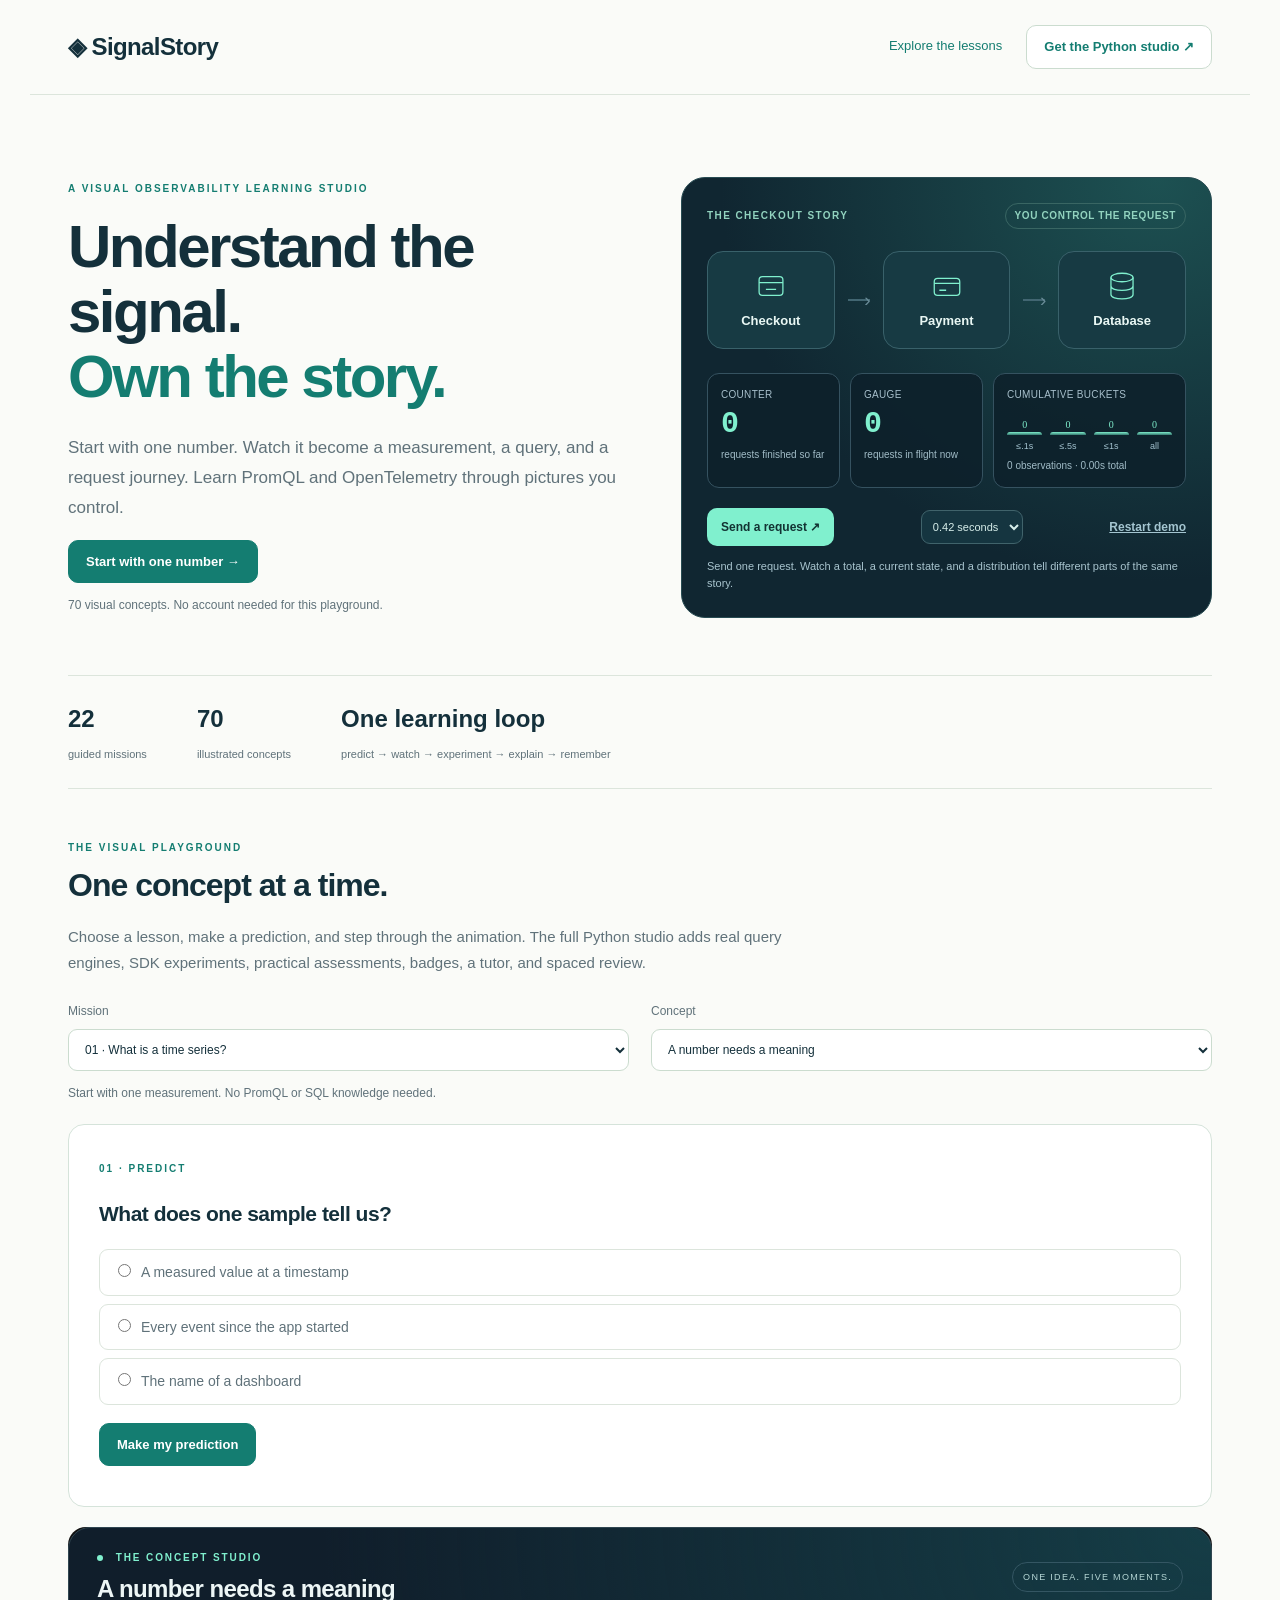
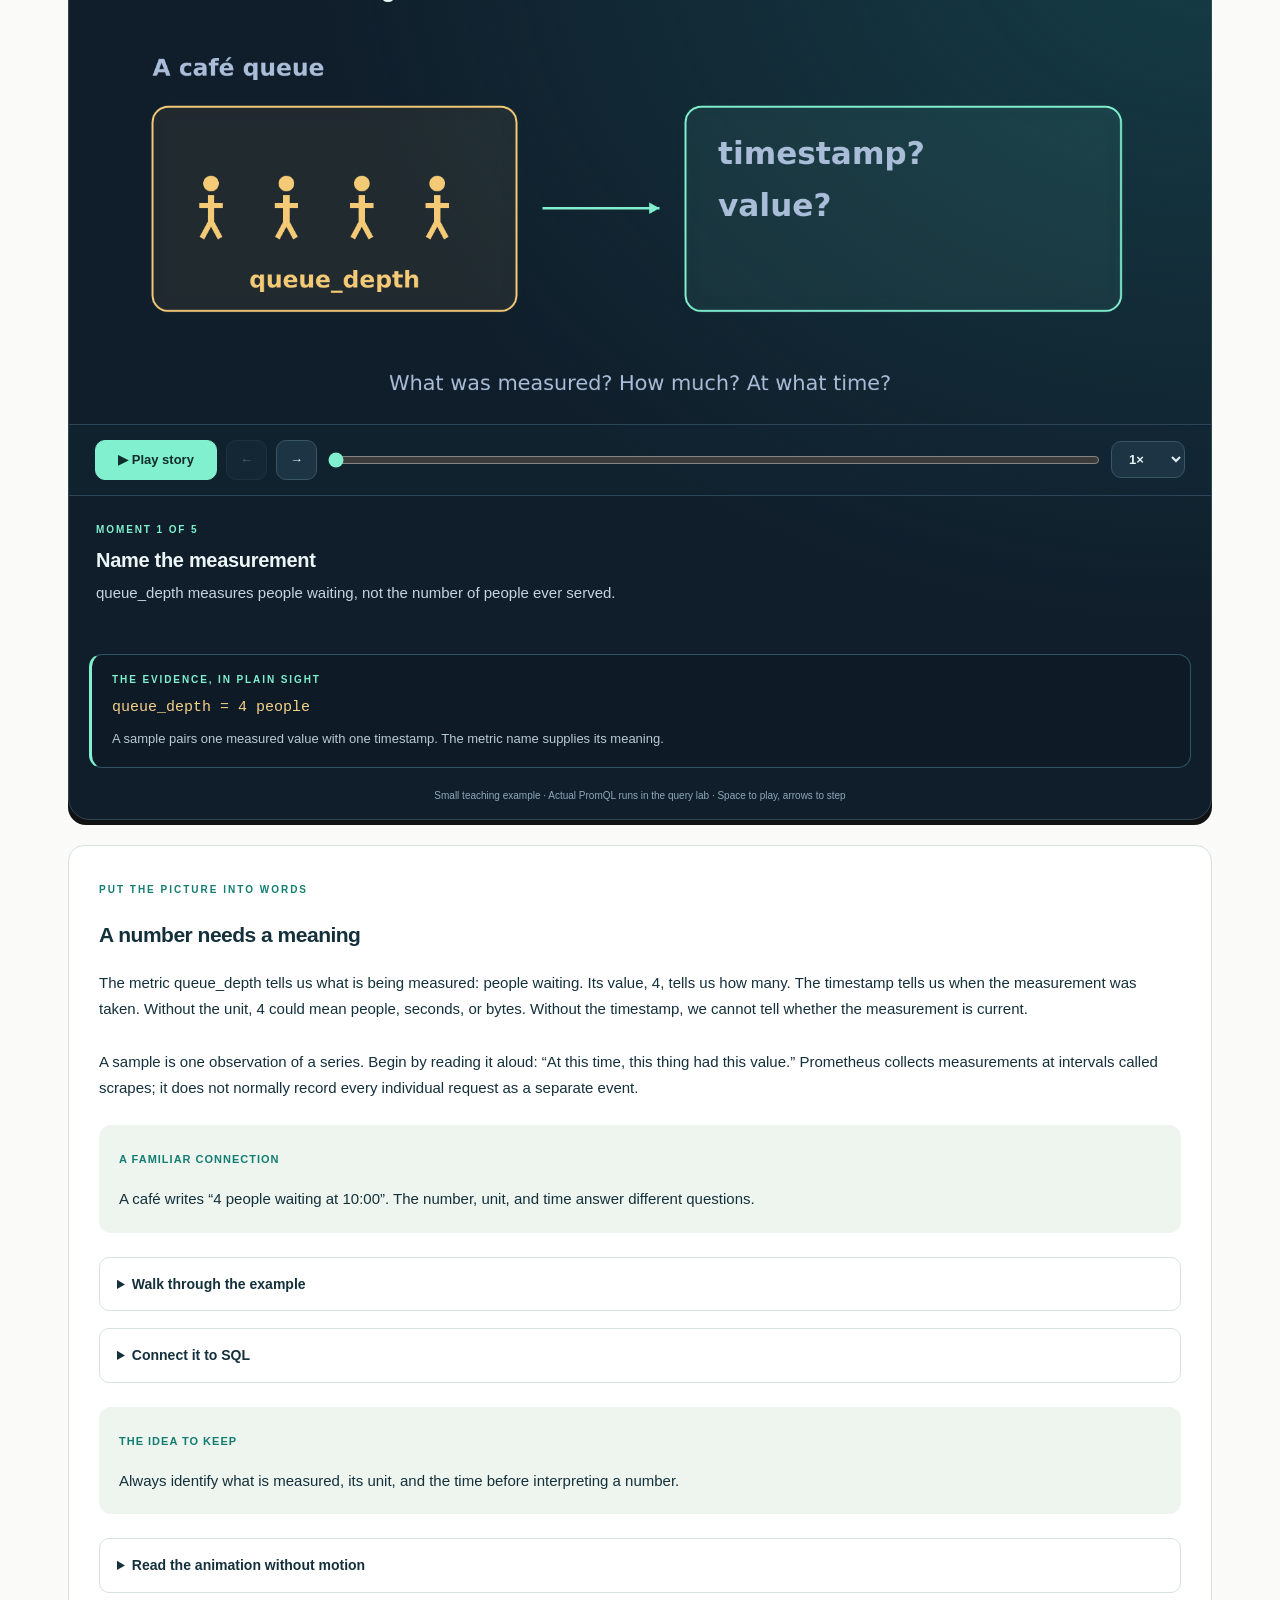
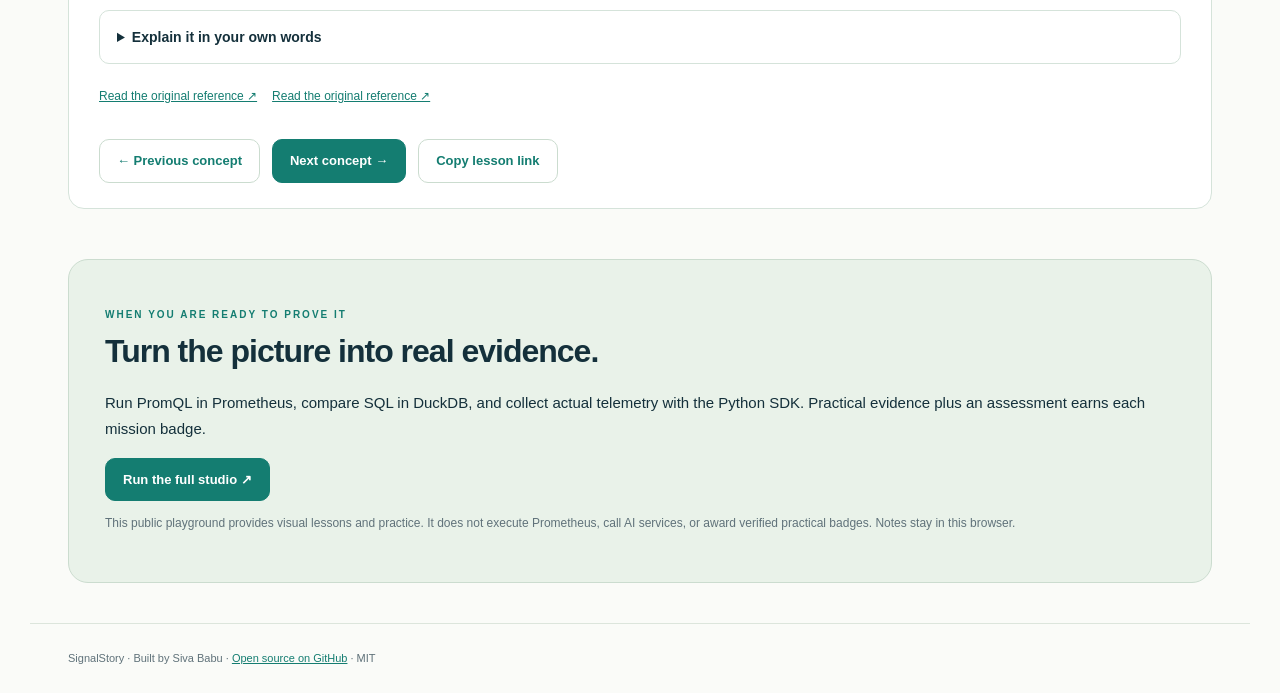
<file: docs/index.html>
<!doctype html>
<html lang="en"><head><meta charset="utf-8"><meta name="viewport" content="width=device-width,initial-scale=1">
<title>SignalStory — Understand the signal. Own the story.</title>
<meta name="description" content="Learn PromQL and OpenTelemetry with 70 interactive visual concepts. Predict, watch, experiment, explain, and remember.">
<meta property="og:title" content="SignalStory — Visual observability learning">
<meta property="og:description" content="From your first measurement to queries, traces, and evidence. A visual playground you control.">
<meta property="og:image" content="https://sivalinb.github.io/signalstory/assets/architecture.png">
<link rel="stylesheet" href="playground.css"></head><body>
<header><a class="brand" href="#">◈ SignalStory</a><nav><a href="#studio">Explore the lessons</a><a class="button" href="https://github.com/sivalinb/signalstory#run-the-python-studio">Get the Python studio ↗</a></nav></header>
<main>
<section class="hero"><div><p class="eyebrow">A VISUAL OBSERVABILITY LEARNING STUDIO</p><h1>Understand the signal.<br><em>Own the story.</em></h1><p class="lead">Start with one number. Watch it become a measurement, a query, and a request journey. Learn PromQL and OpenTelemetry through pictures you control.</p><a class="button primary" href="#studio">Start with one number →</a><p class="micro">70 visual concepts. No account needed for this playground.</p></div><iframe id="hero-frame" title="Interactive checkout story" src="playground/hero/index.html"></iframe></section>
<div class="stats"><div><b>22</b><span>guided missions</span></div><div><b>70</b><span>illustrated concepts</span></div><div><b>One learning loop</b><span>predict → watch → experiment → explain → remember</span></div></div>
<section id="studio"><p class="eyebrow">THE VISUAL PLAYGROUND</p><h2>One concept at a time.</h2><p class="lead small">Choose a lesson, make a prediction, and step through the animation. The full Python studio adds real query engines, SDK experiments, practical assessments, badges, a tutor, and spaced review.</p>
<div class="pickers"><label>Mission<select id="mission" aria-label="Choose a mission"></select></label><label>Concept<select id="concept" aria-label="Choose a concept"></select></label></div>
<p id="objective" class="micro"></p><div id="predict" class="card"><p class="eyebrow">01 · PREDICT</p><h3 id="question"></h3><form id="prediction-form"><div id="answers"></div><button class="button primary" type="submit">Make my prediction</button><p id="feedback" aria-live="polite"></p></form></div>
<div id="animation-host"></div>
<article class="card"><p class="eyebrow">PUT THE PICTURE INTO WORDS</p><h3 id="concept-title"></h3><p id="explanation"></p><div class="tip"><b>A familiar connection</b><p id="analogy"></p></div><details><summary>Walk through the example</summary><p id="example"></p></details><details><summary>Connect it to SQL</summary><p id="sql"></p></details><div class="tip"><b>The idea to keep</b><p id="remember"></p></div>
<details><summary>Read the animation without motion</summary><div id="written"></div></details><details><summary>Explain it in your own words</summary><label for="note">What changed, why, and what would you expect next?</label><textarea id="note" rows="4" maxlength="2000"></textarea><button id="save-note" class="button" type="button">Save on this browser</button><p id="note-feedback" class="micro" aria-live="polite"></p></details><div id="sources"></div><div class="lesson-nav"><button id="previous" class="button">← Previous concept</button><button id="next" class="button primary">Next concept →</button><button id="share" class="button">Copy lesson link</button></div></article></section>
<section class="cta"><p class="eyebrow">WHEN YOU ARE READY TO PROVE IT</p><h2>Turn the picture into real evidence.</h2><p>Run PromQL in Prometheus, compare SQL in DuckDB, and collect actual telemetry with the Python SDK. Practical evidence plus an assessment earns each mission badge.</p><a class="button primary" href="https://github.com/sivalinb/signalstory#run-the-python-studio">Run the full studio ↗</a><p class="micro">This public playground provides visual lessons and practice. It does not execute Prometheus, call AI services, or award verified practical badges. Notes stay in this browser.</p></section>
</main><footer>SignalStory · Built by Siva Babu · <a href="https://github.com/sivalinb/signalstory">Open source on GitHub</a> · MIT</footer><script src="playground.js"></script></body></html>
</file>
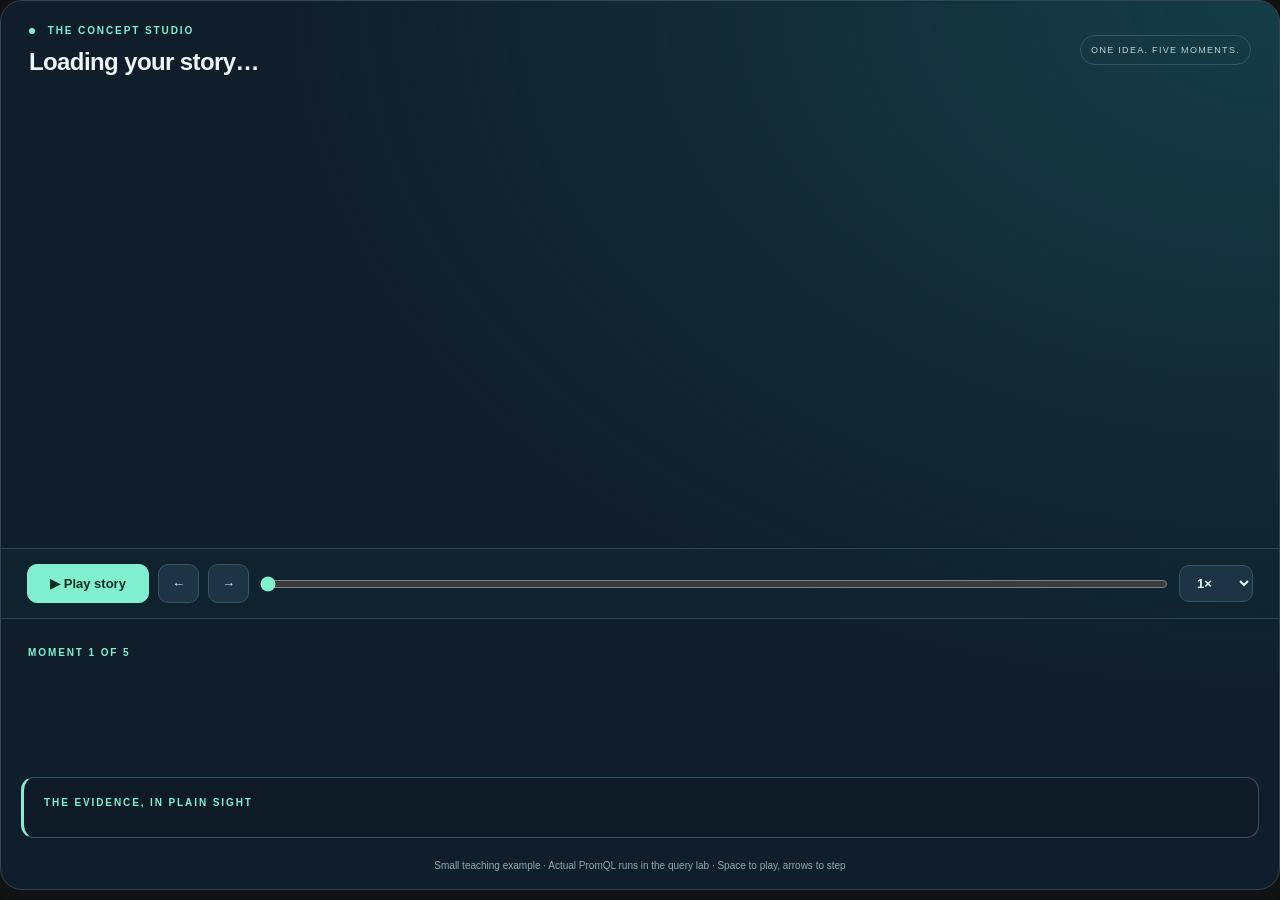
<file: docs/playground/concept/index.html>
<!doctype html><html lang="en"><head><meta charset="utf-8"><meta name="viewport" content="width=device-width,initial-scale=1"><link rel="stylesheet" href="lesson.css"></head><body>
<section class="shell" aria-label="Interactive concept studio">
<header class="top"><div><p class="kicker"><span class="status-dot"></span> THE CONCEPT STUDIO</p><h2 id="title">Loading your story…</h2></div><span class="tag">ONE IDEA. FIVE MOMENTS.</span></header>
<div class="diagram"><canvas id="canvas" width="1720" height="640" role="img" aria-label="Animated concept diagram"></canvas></div>
<div class="controls"><button id="play" aria-label="Play story">▶ Play story</button><button id="back" aria-label="Previous animation step">←</button><button id="next" aria-label="Next animation step">→</button><input id="step" type="range" min="0" max="4" step="1" value="0" aria-label="Animation step"><select id="speed" aria-label="Animation speed"><option value="0.5">0.5×</option><option value="1" selected>1×</option><option value="2">2×</option></select></div>
<div class="narration" aria-live="polite" aria-atomic="true"><span class="counter" id="counter">MOMENT 1 OF 5</span><h3 id="step-title"></h3><p id="narration"></p></div>
<div class="explore" id="explore" hidden><p><strong>Make it yours.</strong> Change one input and follow the evidence.</p><div class="slider-row"><label id="knob-label" for="knob"></label><input id="knob" type="range"><output id="knob-value" for="knob"></output></div><div id="function-row" class="function-row" hidden><label for="function">Function</label><select id="function"><option>sum_over_time</option><option>avg_over_time</option><option>min_over_time</option><option>max_over_time</option><option>count_over_time</option></select></div></div>
<div class="calculation"><p class="kicker">THE EVIDENCE, IN PLAIN SIGHT</p><div id="formula"></div><p id="detail"></p></div>
<footer>Small teaching example · Actual PromQL runs in the query lab · Space to play, arrows to step</footer>
</section><script src="math.js"></script><script src="lesson.js"></script></body></html>
</file>
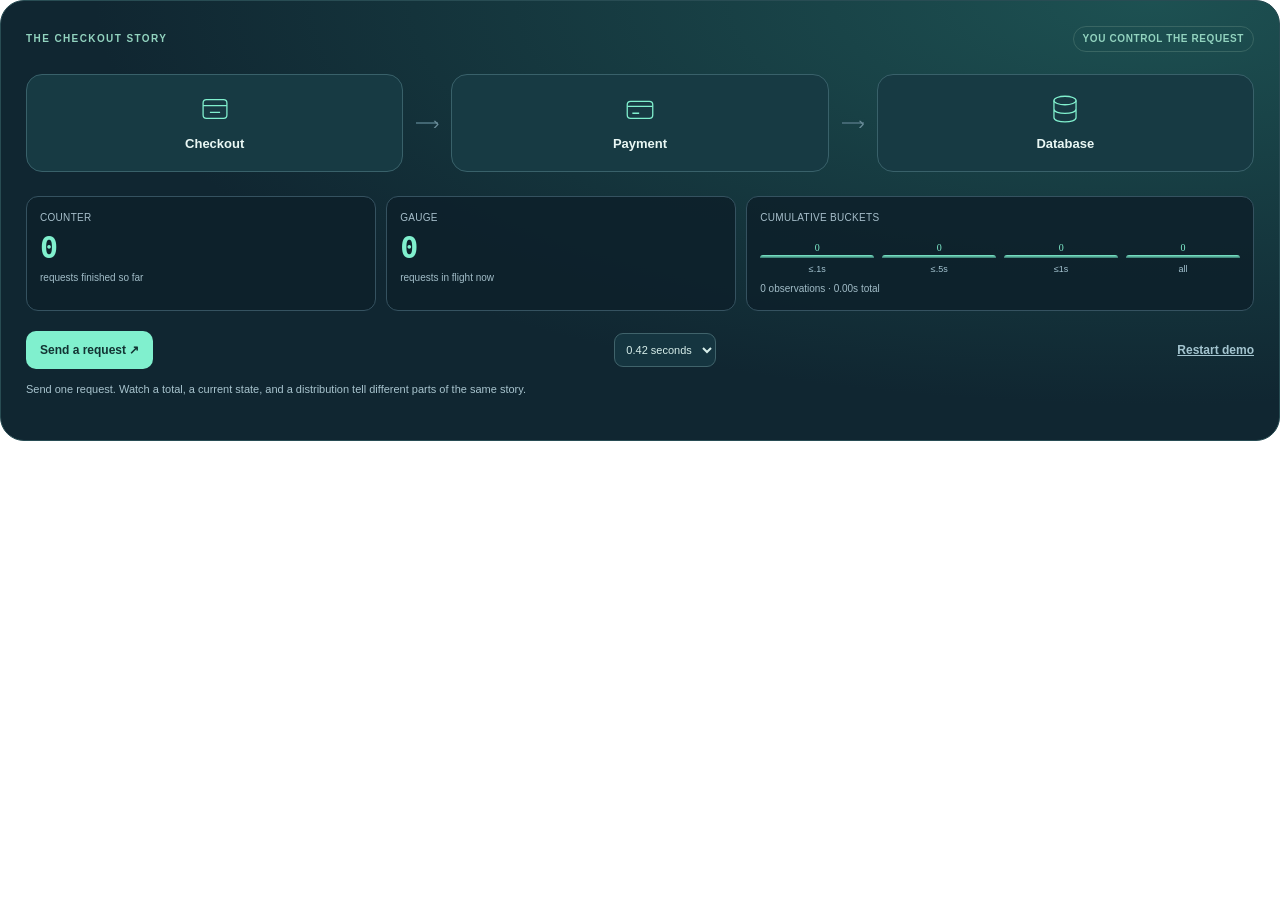
<file: docs/playground/hero/index.html>
<!doctype html><html lang="en"><head><meta charset="utf-8"><meta name="viewport" content="width=device-width,initial-scale=1"><style>
*{box-sizing:border-box}body{margin:0;color:#e9f7f4;font:13px/1.55 -apple-system,BlinkMacSystemFont,"Segoe UI",sans-serif}.world{border-radius:24px;border:1px solid #284c53;padding:25px;background:radial-gradient(ellipse at 90% 0,#1d5152,transparent 65%),#102631;overflow:hidden;min-height:365px}.top{display:flex;justify-content:space-between;align-items:center;font-size:10px;font-weight:650;letter-spacing:1.4px;color:#92d3bf}.pill{border:1px solid #396663;border-radius:20px;padding:4px 9px;letter-spacing:.6px}.journey{position:relative;margin:22px 0 24px;display:flex;justify-content:space-between;align-items:center;gap:13px}.node{background:#173a43;border:1px solid #39616a;border-radius:16px;padding:17px 10px;text-align:center;min-width:90px;flex:1;transition:border-color .3s,box-shadow .3s}.node.active{border-color:#80f0ce;box-shadow:0 0 25px #66e7bd25}.node svg{width:34px;height:34px;display:block;margin:0 auto 8px;stroke:#80f0ce;fill:none;stroke-width:1.5}.node strong{font-size:13px;font-weight:550}.wire{width:22px;height:2px;background:#426672;position:relative}.wire:after{content:'›';position:absolute;right:-1px;top:-14px;color:#6a8c98;font-size:19px}.metrics{display:grid;grid-template-columns:1fr 1fr 1.45fr;gap:10px}.metric{padding:13px;border:1px solid #355260;border-radius:12px;background:#0d202be0}.metric p{margin:0;color:#a7bfcb;font-size:10px;letter-spacing:.3px}.metric strong{font:650 30px/1.5 ui-monospace,SFMono-Regular,monospace;color:#80f0ce}.metric small{display:block;font-size:10px;color:#a1bcc7}.bars{height:44px;display:flex;align-items:flex-end;gap:8px;margin:9px 0 3px}.bar-group{flex:1;text-align:center}.bar{background:linear-gradient(#80f0ce,#34756d);height:3px;border-radius:3px 3px 0 0;transition:height .45s}.bar-group span{font-size:9px;color:#a5c4d1}.bar-group b{font:500 10px ui-monospace;display:block;margin-bottom:2px;color:#80f0ce}.bottom{display:flex;align-items:center;justify-content:space-between;gap:12px;margin-top:20px}.bottom button{border:0;border-radius:10px;background:#80f0ce;color:#123333;font-family:inherit;font-size:12px;font-weight:650;line-height:1.5;padding:10px 14px;cursor:pointer}.bottom button:disabled{opacity:.5}.bottom select{border:1px solid #40636b;background:#153540;color:#d7eeea;padding:9px 7px;border-radius:9px;font-size:11px}.hint{margin:12px 0 0;color:#a8c4ce;font-size:11px;min-height:34px}.restart{font-size:10px;color:#a4c5d0;background:none;border:0;text-decoration:underline;cursor:pointer}.bottom button:focus-visible,select:focus-visible{outline:3px solid #f4ca77;outline-offset:3px}@media(max-width:380px){.world{padding:16px}.journey{gap:5px}.node{min-width:60px;padding:13px 5px}.wire{width:10px}.bottom{flex-wrap:wrap}.metric{padding:8px}.metric strong{font-size:24px}}@media(prefers-reduced-motion:reduce){*{transition:none!important}}
</style></head><body><section class="world" aria-label="A checkout request becomes three measurements"><div class="top"><span>THE CHECKOUT STORY</span><span class="pill">YOU CONTROL THE REQUEST</span></div>
<div class="journey"><div class="node" id="checkout"><svg viewBox="0 0 40 40" aria-hidden="true"><rect x="6" y="9" width="28" height="22" rx="4"/><path d="M6 16h28M14 24h12"/></svg><strong>Checkout</strong></div><div class="wire"></div><div class="node" id="payment"><svg viewBox="0 0 40 40" aria-hidden="true"><rect x="5" y="11" width="30" height="20" rx="4"/><path d="M5 17h30M11 25h8"/></svg><strong>Payment</strong></div><div class="wire"></div><div class="node" id="database"><svg viewBox="0 0 40 40" aria-hidden="true"><ellipse cx="20" cy="10" rx="13" ry="5"/><path d="M7 10v20c0 7 26 7 26 0V10M7 20c0 7 26 7 26 0"/></svg><strong>Database</strong></div></div>
<div class="metrics"><div class="metric"><p>COUNTER</p><strong id="total">0</strong><small>requests finished so far</small></div><div class="metric"><p>GAUGE</p><strong id="waiting">0</strong><small>requests in flight now</small></div><div class="metric"><p>CUMULATIVE BUCKETS</p><div class="bars" id="bars"></div><small id="hist-sum">0 observations · 0s total</small></div></div>
<div class="bottom"><button id="send">Send a request ↗</button><label><span style="position:absolute;clip:rect(0,0,0,0)">Teaching duration</span><select id="duration"><option value="0.42">0.42 seconds</option><option value="0.08">0.08 seconds</option><option value="0.8">0.80 seconds</option><option value="1.4">1.40 seconds</option></select></label><button class="restart" id="restart" style="background:none;color:#a4c5d0;padding:0">Restart demo</button></div><p id="hint" class="hint" aria-live="polite">Send one request. Watch a total, a current state, and a distribution tell different parts of the same story.</p></section>
<script src="hero.js"></script></body></html>
</file>
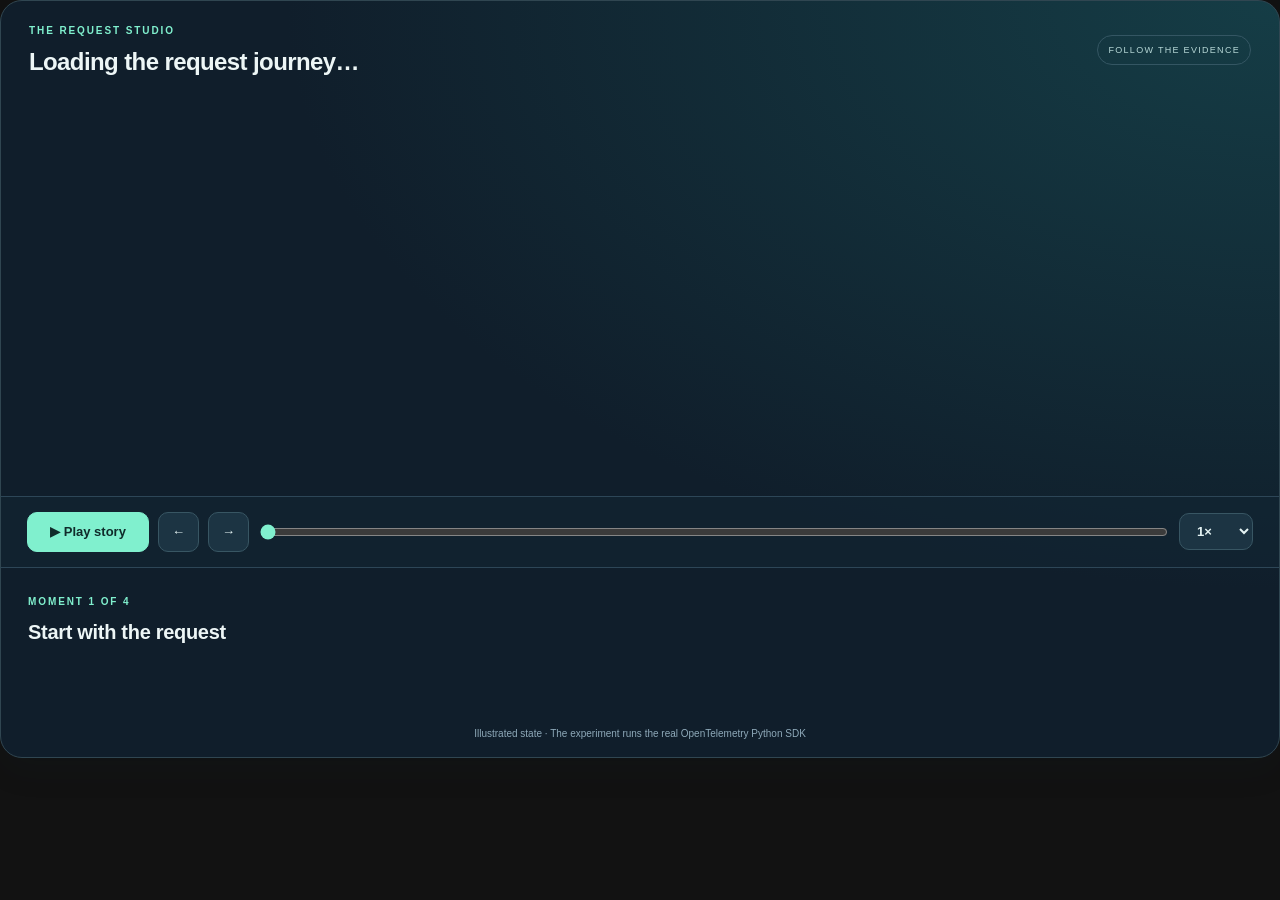
<file: docs/playground/scene/index.html>
<!doctype html><html lang="en"><head><meta charset="utf-8"><meta name="viewport" content="width=device-width,initial-scale=1"><link rel="stylesheet" href="lesson.css"><style>.stage{padding:22px 25px 8px;overflow-x:auto}svg{display:block;width:100%;min-width:680px;height:auto}.evidence{display:grid;grid-template-columns:repeat(3,1fr);gap:10px;margin:8px 25px 20px}.evidence div{border:1px solid #355360;border-radius:12px;padding:12px 15px;background:#10232f}.evidence small{color:#9db8c7;font-size:10px;letter-spacing:.7px;display:block}.evidence strong{overflow-wrap:anywhere;font-size:13px;font-weight:550;display:block;margin-top:5px;color:#dbeae9}.explain{font-size:11px;color:#9cb8c5;margin:0 26px 18px}.packet{filter:drop-shadow(0 0 8px #80f0ce60)}@media(max-width:500px){.stage{padding-left:10px;padding-right:10px}.stage:before{content:'Swipe to explore the complete diagram →';display:block;color:#acc7ce;font-size:11px;margin:0 8px 12px}.evidence{grid-template-columns:1fr;margin:8px 12px 16px}.evidence div{padding:8px 12px}.explain{margin:0 16px 15px}}</style></head><body>
<section class="shell" aria-label="Interactive request journey studio"><header class="top"><div><p class="kicker">THE REQUEST STUDIO</p><h2 id="title">Loading the request journey…</h2></div><span class="tag" id="scene-label">FOLLOW THE EVIDENCE</span></header>
<div class="stage"><svg id="scene" viewBox="0 0 860 250" role="img" aria-label="Illustrated telemetry concept"></svg></div><div class="evidence" id="evidence"></div><p class="explain" id="scope"></p>
<div class="controls"><button id="play">▶ Play story</button><button id="back" aria-label="Previous animation step">←</button><button id="next" aria-label="Next animation step">→</button><input id="step" type="range" min="0" max="3" value="0" aria-label="Animation step"><select id="speed" aria-label="Animation speed"><option value="0.5">0.5×</option><option value="1" selected>1×</option><option value="2">2×</option></select></div>
<div class="narration" aria-live="polite"><span class="counter" id="counter">MOMENT 1 OF 4</span><h3 id="step-title">Start with the request</h3><p id="narration"></p></div><footer>Illustrated state · The experiment runs the real OpenTelemetry Python SDK</footer></section><script src="scene.js"></script></body></html>
</file>
<file: docs/playground.css>
:root{--ink:#14303b;--mint:#147d71;--muted:#60727a;--paper:#fafbf8}*{box-sizing:border-box}html{scroll-behavior:smooth}body{margin:0;background:var(--paper);color:var(--ink);font:15px/1.75 -apple-system,BlinkMacSystemFont,"Segoe UI",sans-serif}header,main,footer{max-width:1220px;margin:auto;padding:25px 38px}header{display:flex;justify-content:space-between;gap:22px;align-items:center;border-bottom:1px solid #dce5dc}.brand{font-size:24px;font-weight:750;color:var(--ink);text-decoration:none;letter-spacing:-.6px}nav{display:flex;gap:24px;align-items:center}a{color:var(--mint)}nav a{text-decoration:none;font-size:13px}.button{display:inline-flex;align-items:center;justify-content:center;padding:11px 17px;border:1px solid #cbdccf;border-radius:10px;background:white;font-family:inherit;font-size:13px;font-weight:600;line-height:1.5;text-decoration:none;color:var(--mint);cursor:pointer}.primary{background:var(--mint);color:white;border-color:var(--mint)}.button:hover{filter:brightness(.96)}.button:focus-visible,input:focus-visible,select:focus-visible,textarea:focus-visible{outline:3px solid #d6a544;outline-offset:3px}.hero{display:grid;grid-template-columns:1.05fr 1fr;gap:55px;align-items:center;padding:50px 0 32px}.eyebrow{font-size:10px;font-weight:750;letter-spacing:2px;color:var(--mint)}h1{font-size:clamp(36px,4.7vw,60px);line-height:1.08;letter-spacing:-2.5px;margin:18px 0 24px}h1 em{font-style:normal;color:var(--mint)}h2{font-size:32px;line-height:1.15;letter-spacing:-1px;margin:10px 0 20px}h3{font-size:21px;line-height:1.4;letter-spacing:-.5px}.lead{font-size:17px;color:var(--muted);max-width:760px}.small{font-size:15px}.micro{font-size:12px;color:var(--muted)}iframe{width:100%;border:0;display:block;min-height:400px;overflow:hidden}.stats{display:flex;flex-wrap:wrap;gap:50px;border-top:1px solid #dce5dc;border-bottom:1px solid #dce5dc;padding:22px 0;margin:15px 0 50px}.stats b{display:block;font-size:24px}.stats span{font-size:11px;color:var(--muted)}#studio{scroll-margin-top:25px}.pickers{display:grid;grid-template-columns:1fr 1fr;gap:22px;margin:25px 0 10px}label{font-size:12px;color:var(--muted)}select,textarea{display:block;width:100%;padding:12px;margin-top:7px;border:1px solid #cbdccf;border-radius:9px;color:var(--ink);background:white;font:inherit}textarea{font-size:15px}.card{border:1px solid #d5e3da;border-radius:16px;padding:25px 30px;background:white;margin:20px 0}.choice{display:block;padding:10px 13px;margin:8px 0;border:1px solid #dce5dc;border-radius:9px;font-size:14px;cursor:pointer}.choice input{margin-right:10px}.choice:has(input:checked){background:#edf5ee;border-color:#147d71}#feedback{color:var(--mint)}#answers{margin-bottom:18px}#animation-host iframe{border-radius:18px;min-height:700px}.tip{padding:20px;border-radius:12px;background:#edf5ee;margin:24px 0}.tip b{font-size:11px;text-transform:uppercase;letter-spacing:1px;color:var(--mint)}.tip p{margin-bottom:0}details{margin:17px 0;border:1px solid #d5e3da;border-radius:10px;padding:14px 17px}summary{font-size:14px;font-weight:600;cursor:pointer}#explanation,#example,#sql,#remember{white-space:pre-wrap}#written h4{margin:17px 0 3px}#written p{margin:3px 0}#sources a{font-size:12px;display:inline-block;margin:5px 15px 5px 0}.lesson-nav{display:flex;gap:12px;flex-wrap:wrap;margin-top:27px}.cta{background:#e9f2e9;border:1px solid #cbdccf;border-radius:20px;padding:36px;margin:50px 0 15px}footer{font-size:11px;color:var(--muted);border-top:1px solid #dce5dc}@media(max-width:780px){header,main,footer{padding:20px}.hero{grid-template-columns:1fr;gap:20px;padding-top:28px}nav>a:first-child{display:none}h1{font-size:45px}.pickers{grid-template-columns:1fr;gap:12px}.stats{gap:30px}.card{padding:20px}.cta{padding:24px}header .button{font-size:11px;padding:9px}#animation-host iframe{min-height:740px}}@media(prefers-reduced-motion:reduce){html{scroll-behavior:auto}*{transition:none!important}}
</file>
<file: docs/playground/concept/lesson.css>
[hidden]{display:none!important}
:root{color-scheme:dark;--ink:#edf6f6;--muted:#abc0cc;--mint:#80f0ce;--border:#2a4052}*{box-sizing:border-box}body{margin:0;font:15px/1.6 -apple-system,BlinkMacSystemFont,"Segoe UI",sans-serif;color:var(--ink)}.shell{border:1px solid #304651;border-radius:22px;overflow:hidden;background:radial-gradient(ellipse at top right,#153d46 0,transparent 55%),#101e2b;box-shadow:0 14px 32px #10282d14}.top{padding:22px 28px 4px;display:flex;justify-content:space-between;align-items:center;gap:20px}h2{font-size:24px;font-weight:650;line-height:1.3;letter-spacing:-.6px;margin:7px 0 0}.kicker,.counter{font-size:10px;letter-spacing:1.9px;font-weight:750;color:var(--mint);margin:0}.status-dot{display:inline-block;width:6px;height:6px;border-radius:50%;background:var(--mint);margin-right:8px}.tag{font-size:9px;letter-spacing:1.3px;padding:7px 10px;border:1px solid #345663;border-radius:30px;white-space:nowrap;color:#b6d7d6}.diagram{padding:0 12px;background-image:radial-gradient(#59798b30 .7px,transparent .7px);background-size:20px 20px}canvas{display:block;width:100%;height:auto}.controls{padding:15px 26px;display:flex;gap:9px;align-items:center;border-top:1px solid #2d4657;border-bottom:1px solid #2d4657;background:#13273580}button,select{font-family:inherit;font-size:13px;font-weight:600;line-height:1.5;border:1px solid #385663;background:#1c3443;color:#e4f3f3;border-radius:10px;padding:9px 13px;cursor:pointer}#play{background:var(--mint);color:#102c2b;border-color:var(--mint);min-width:122px}button:disabled{opacity:.3;cursor:default}button:hover:enabled{filter:brightness(1.12)}button:focus-visible,select:focus-visible,input:focus-visible{outline:3px solid #f4ca77;outline-offset:3px}input[type=range]{accent-color:var(--mint);flex:1;min-width:30px;cursor:pointer}.narration{padding:20px 27px 24px;min-height:158px}h3{font-size:20px;letter-spacing:-.3px;line-height:1.35;margin:7px 0}.narration p{color:#c4d5df;margin:6px 0 0}.calculation{margin:0 20px 20px;border:1px solid #305465;border-left:3px solid var(--mint);border-radius:13px;padding:17px 20px;background:#0c192480}.calculation #formula{font:500 15px/1.65 ui-monospace,SFMono-Regular,Consolas,monospace;color:#f5d088;margin-top:8px;overflow-wrap:anywhere}#detail{font-size:13px;color:#b8cbd5;margin:9px 0 0}.explore{margin:0 20px 18px;padding:17px 20px;background:#173c4080;border:1px solid #37776a;border-radius:13px}.explore p{margin:0 0 13px}.slider-row,.function-row{display:flex;gap:12px;align-items:center;font-size:12px}.function-row{margin-top:12px}output{color:var(--mint);font:600 13px ui-monospace;white-space:nowrap}footer{font-size:10px;color:#8ea9b9;text-align:center;padding:0 15px 15px}.small-screen-hint{display:none}@media(max-width:600px){.top{padding:20px 16px 5px}.tag{display:none}h2{font-size:21px}.diagram{overflow-x:auto;padding:0}canvas{width:760px;max-width:none}.controls{flex-wrap:wrap;padding:13px}#step{min-width:95px}.narration{padding:20px 18px}.slider-row{flex-wrap:wrap}.calculation,.explore{margin-left:12px;margin-right:12px;padding:15px}.diagram:before{content:'Swipe to explore the complete diagram →';display:block;padding:12px 16px 0;color:#acc7ce;font-size:11px}}@media(prefers-reduced-motion:reduce){*{scroll-behavior:auto!important;animation:none!important;transition:none!important}}
</file>
<file: docs/playground/scene/lesson.css>
[hidden]{display:none!important}
:root{color-scheme:dark;--ink:#edf6f6;--muted:#abc0cc;--mint:#80f0ce;--border:#2a4052}*{box-sizing:border-box}body{margin:0;font:15px/1.6 -apple-system,BlinkMacSystemFont,"Segoe UI",sans-serif;color:var(--ink)}.shell{border:1px solid #304651;border-radius:22px;overflow:hidden;background:radial-gradient(ellipse at top right,#153d46 0,transparent 55%),#101e2b;box-shadow:0 14px 32px #10282d14}.top{padding:22px 28px 4px;display:flex;justify-content:space-between;align-items:center;gap:20px}h2{font-size:24px;font-weight:650;line-height:1.3;letter-spacing:-.6px;margin:7px 0 0}.kicker,.counter{font-size:10px;letter-spacing:1.9px;font-weight:750;color:var(--mint);margin:0}.status-dot{display:inline-block;width:6px;height:6px;border-radius:50%;background:var(--mint);margin-right:8px}.tag{font-size:9px;letter-spacing:1.3px;padding:7px 10px;border:1px solid #345663;border-radius:30px;white-space:nowrap;color:#b6d7d6}.diagram{padding:0 12px;background-image:radial-gradient(#59798b30 .7px,transparent .7px);background-size:20px 20px}canvas{display:block;width:100%;height:auto}.controls{padding:15px 26px;display:flex;gap:9px;align-items:center;border-top:1px solid #2d4657;border-bottom:1px solid #2d4657;background:#13273580}button,select{font-family:inherit;font-size:13px;font-weight:600;line-height:1.5;border:1px solid #385663;background:#1c3443;color:#e4f3f3;border-radius:10px;padding:9px 13px;cursor:pointer}#play{background:var(--mint);color:#102c2b;border-color:var(--mint);min-width:122px}button:disabled{opacity:.3;cursor:default}button:hover:enabled{filter:brightness(1.12)}button:focus-visible,select:focus-visible,input:focus-visible{outline:3px solid #f4ca77;outline-offset:3px}input[type=range]{accent-color:var(--mint);flex:1;min-width:30px;cursor:pointer}.narration{padding:20px 27px 24px;min-height:158px}h3{font-size:20px;letter-spacing:-.3px;line-height:1.35;margin:7px 0}.narration p{color:#c4d5df;margin:6px 0 0}.calculation{margin:0 20px 20px;border:1px solid #305465;border-left:3px solid var(--mint);border-radius:13px;padding:17px 20px;background:#0c192480}.calculation #formula{font:500 15px/1.65 ui-monospace,SFMono-Regular,Consolas,monospace;color:#f5d088;margin-top:8px;overflow-wrap:anywhere}#detail{font-size:13px;color:#b8cbd5;margin:9px 0 0}.explore{margin:0 20px 18px;padding:17px 20px;background:#173c4080;border:1px solid #37776a;border-radius:13px}.explore p{margin:0 0 13px}.slider-row,.function-row{display:flex;gap:12px;align-items:center;font-size:12px}.function-row{margin-top:12px}output{color:var(--mint);font:600 13px ui-monospace;white-space:nowrap}footer{font-size:10px;color:#8ea9b9;text-align:center;padding:0 15px 15px}.small-screen-hint{display:none}@media(max-width:600px){.top{padding:20px 16px 5px}.tag{display:none}h2{font-size:21px}.diagram{overflow-x:auto;padding:0}canvas{width:760px;max-width:none}.controls{flex-wrap:wrap;padding:13px}#step{min-width:95px}.narration{padding:20px 18px}.slider-row{flex-wrap:wrap}.calculation,.explore{margin-left:12px;margin-right:12px;padding:15px}.diagram:before{content:'Swipe to explore the complete diagram →';display:block;padding:12px 16px 0;color:#acc7ce;font-size:11px}}@media(prefers-reduced-motion:reduce){*{scroll-behavior:auto!important;animation:none!important;transition:none!important}}
</file>
